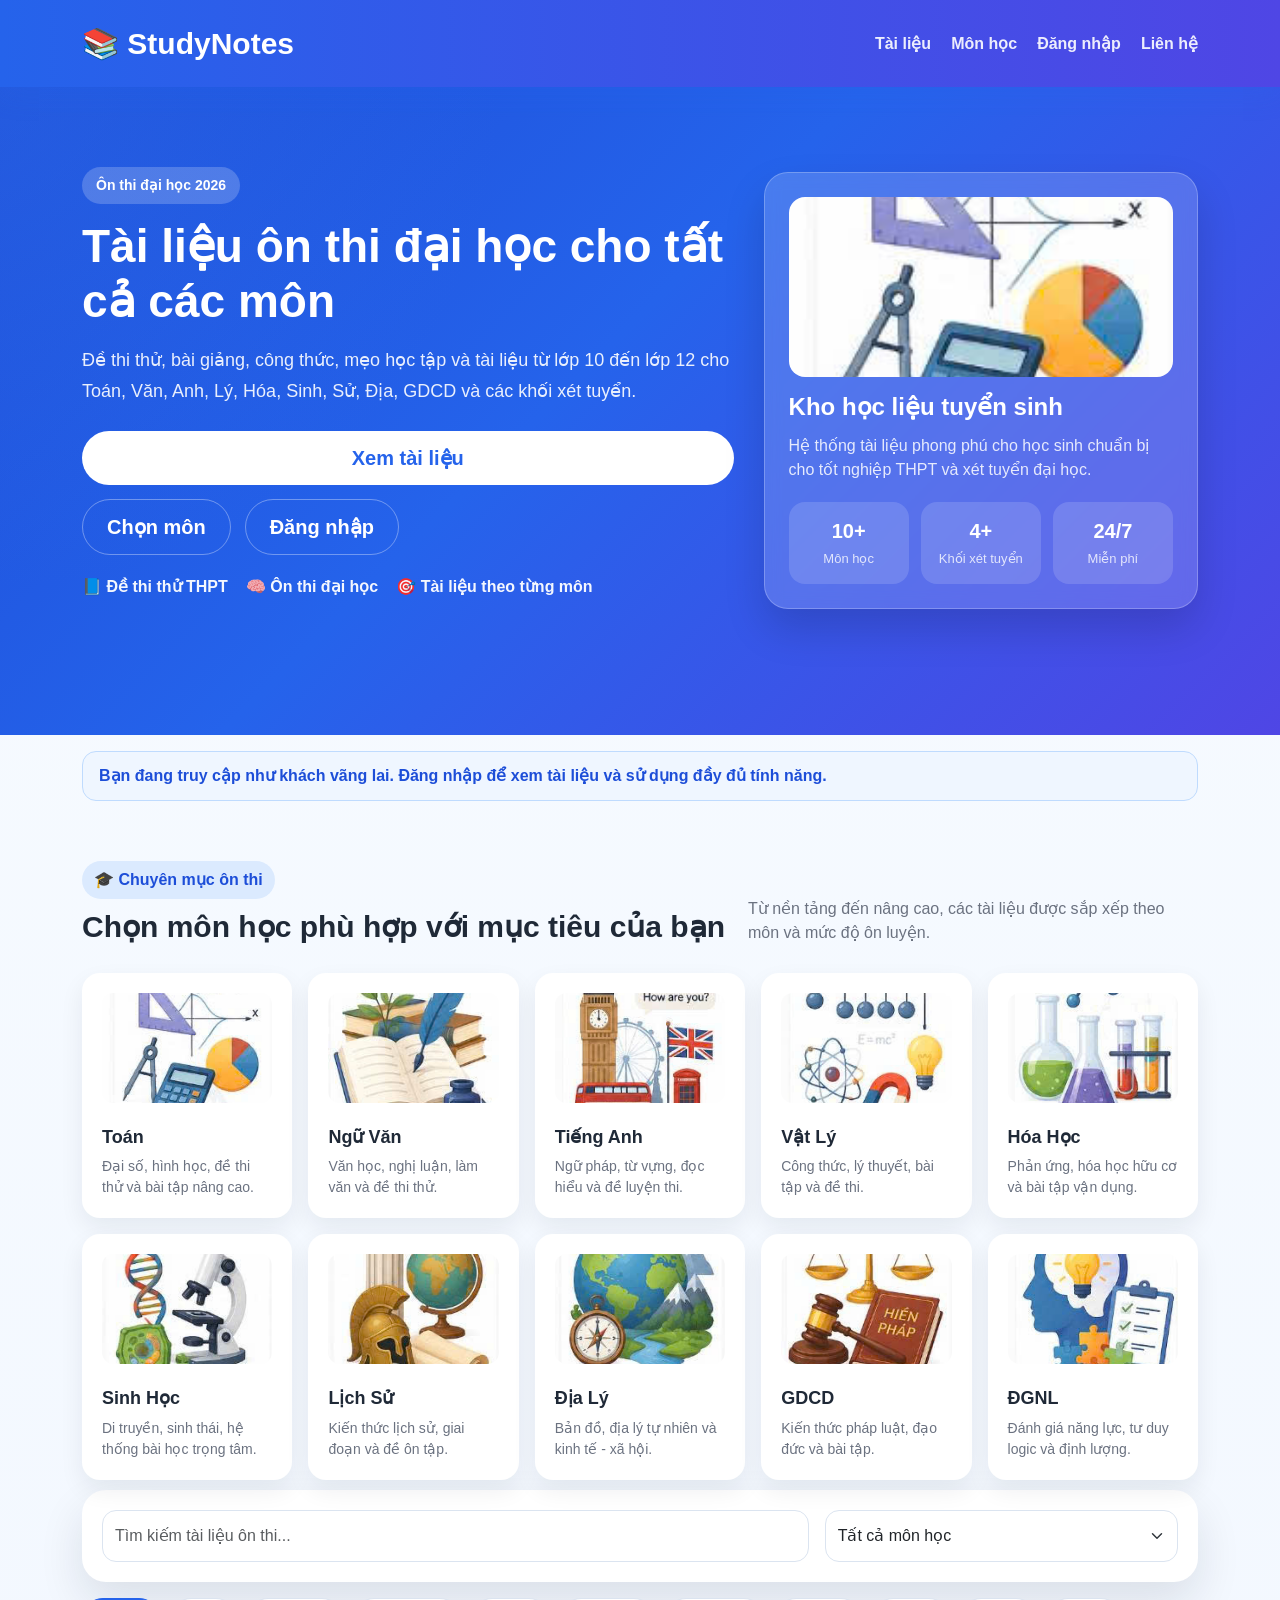
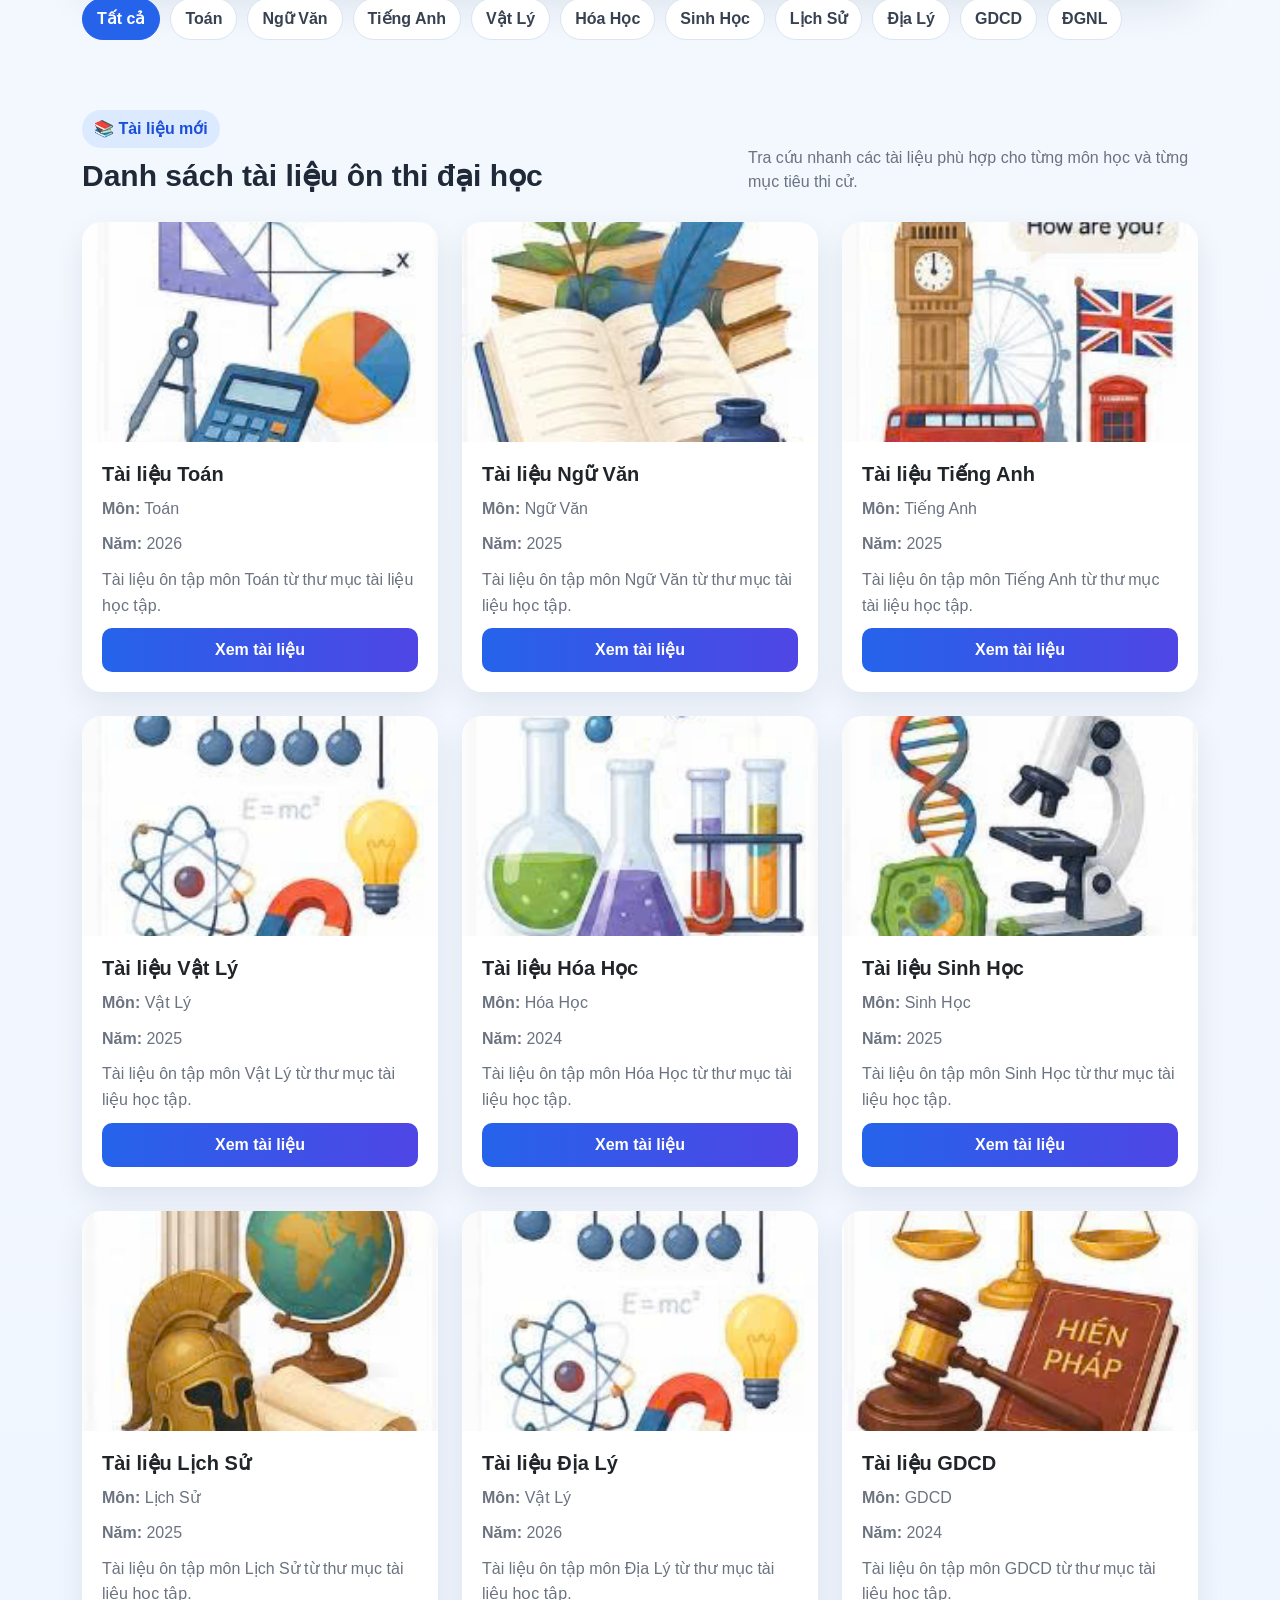
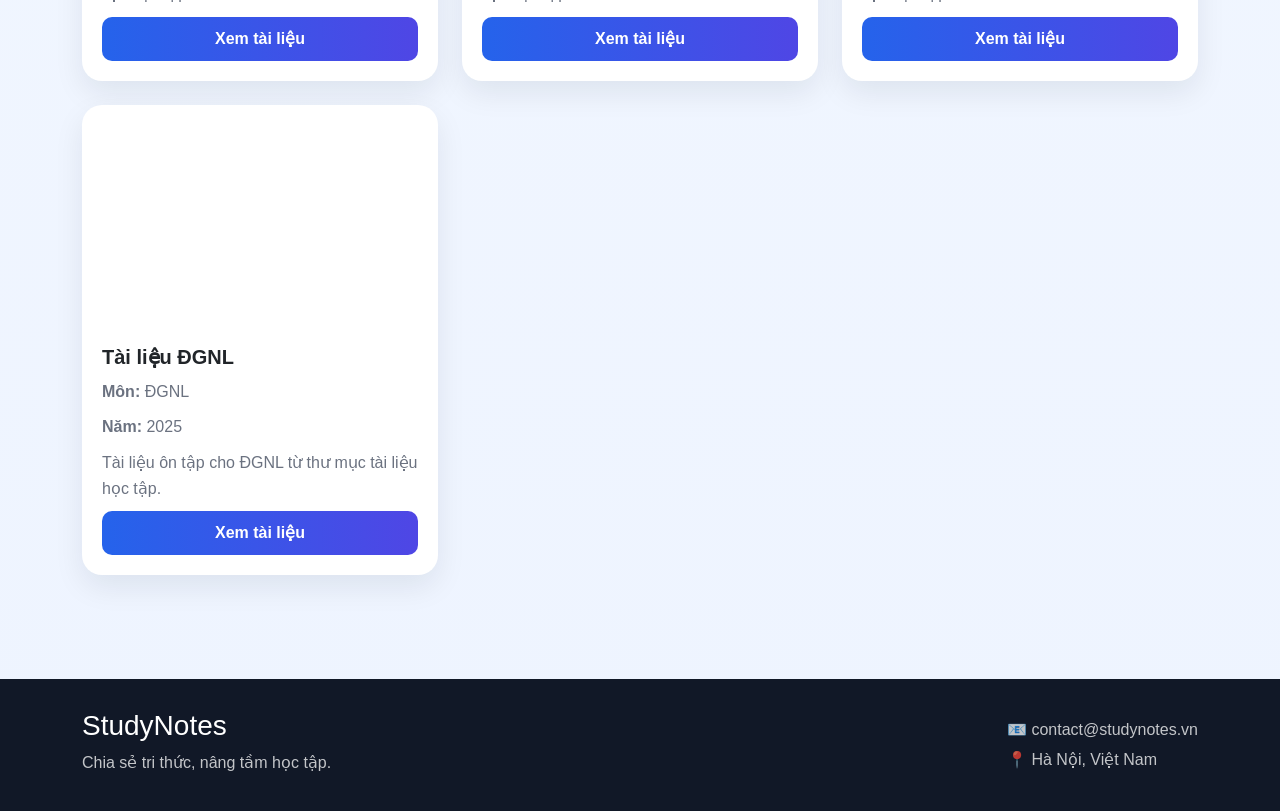
<file: index.html>
<!DOCTYPE html>
<html lang="vi">
<head>
    <meta charset="UTF-8">
    <meta name="viewport" content="width=device-width, initial-scale=1.0">
    <title>StudyNotes - Chia sẻ tài liệu học tập</title>

    <link href="https://cdn.jsdelivr.net/npm/bootstrap@5.3.3/dist/css/bootstrap.min.css" rel="stylesheet">
    <link rel="stylesheet" href="css/style.css">
</head>
<body>

<nav class="navbar navbar-expand-lg">
    <div class="container">
        <a class="navbar-brand" href="#">📚 StudyNotes</a>
        <div class="nav-links">
            <a href="#documents">Tài liệu</a>
            <a href="#subjects">Môn học</a>
            <a href="login.html" id="nav-login">Đăng nhập</a>
            <a href="#footer">Liên hệ</a>
        </div>
    </div>
</nav>

<header class="hero-section">
    <div class="container hero-grid">
        <div class="hero-content">
            <span class="hero-badge">Ôn thi đại học 2026</span>
            <h1>Tài liệu ôn thi đại học cho tất cả các môn</h1>
            <p>Đề thi thử, bài giảng, công thức, mẹo học tập và tài liệu từ lớp 10 đến lớp 12 cho Toán, Văn, Anh, Lý, Hóa, Sinh, Sử, Địa, GDCD và các khối xét tuyển.</p>
            <div class="hero-actions">
                <a href="#documents" class="btn btn-primary btn-lg">Xem tài liệu</a>
                <a href="#subjects" class="btn btn-outline-light btn-lg">Chọn môn</a>
                <a href="login.html" class="btn btn-outline-light btn-lg" id="hero-login">Đăng nhập</a>
            </div>
            <ul class="hero-highlights">
                <li>📘 Đề thi thử THPT</li>
                <li>🧠 Ôn thi đại học</li>
                <li>🎯 Tài liệu theo từng môn</li>
            </ul>
        </div>

        <div class="hero-card">
            <div class="hero-card-inner">
                <img src="img/toan.jpg" alt="Tài liệu ôn thi" class="hero-illustration">
                <h3>Kho học liệu tuyển sinh</h3>
                <p>Hệ thống tài liệu phong phú cho học sinh chuẩn bị cho tốt nghiệp THPT và xét tuyển đại học.</p>
                <div class="hero-stats">
                    <div>
                        <strong>10+</strong>
                        <span>Môn học</span>
                    </div>
                    <div>
                        <strong>4+</strong>
                        <span>Khối xét tuyển</span>
                    </div>
                    <div>
                        <strong>24/7</strong>
                        <span>Miễn phí</span>
                    </div>
                </div>
            </div>
        </div>
    </div>
</header>

<div class="container mt-3">
    <div id="auth-status" class="auth-status">Bạn đang truy cập như khách vãng lai. Đăng nhập để xem tài liệu và sử dụng đầy đủ tính năng.</div>
</div>

<main>
    <section class="subjects-section">
        <div class="container">
            <div class="section-heading">
                <div>
                    <span class="section-label">🎓 Chuyên mục ôn thi</span>
                    <h2>Chọn môn học phù hợp với mục tiêu của bạn</h2>
                </div>
                <p>Từ nền tảng đến nâng cao, các tài liệu được sắp xếp theo môn và mức độ ôn luyện.</p>
            </div>
            <div class="subject-grid">
                <a class="subject-card" href="#documents"><img src="img/toan.jpg" alt="Toán"><h3>Toán</h3><p>Đại số, hình học, đề thi thử và bài tập nâng cao.</p></a>
                <a class="subject-card" href="#documents"><img src="img/van.jpg" alt="Ngữ Văn"><h3>Ngữ Văn</h3><p>Văn học, nghị luận, làm văn và đề thi thử.</p></a>
                <a class="subject-card" href="#documents"><img src="img/tienganh.jpg" alt="Tiếng Anh"><h3>Tiếng Anh</h3><p>Ngữ pháp, từ vựng, đọc hiểu và đề luyện thi.</p></a>
                <a class="subject-card" href="#documents"><img src="img/vatly.jpg" alt="Vật Lý"><h3>Vật Lý</h3><p>Công thức, lý thuyết, bài tập và đề thi.</p></a>
                <a class="subject-card" href="#documents"><img src="img/hoahoc.jpg" alt="Hóa Học"><h3>Hóa Học</h3><p>Phản ứng, hóa học hữu cơ và bài tập vận dụng.</p></a>
                <a class="subject-card" href="#documents"><img src="img/sinhhoc.jpg" alt="Sinh Học"><h3>Sinh Học</h3><p>Di truyền, sinh thái, hệ thống bài học trọng tâm.</p></a>
                <a class="subject-card" href="#documents"><img src="img/lichsu.jpg" alt="Lịch Sử"><h3>Lịch Sử</h3><p>Kiến thức lịch sử, giai đoạn và đề ôn tập.</p></a>
                <a class="subject-card" href="#documents"><img src="img/dialy.jpg" alt="Địa Lý"><h3>Địa Lý</h3><p>Bản đồ, địa lý tự nhiên và kinh tế - xã hội.</p></a>
                <a class="subject-card" href="#documents"><img src="img/gdcd.jpg" alt="GDCD"><h3>GDCD</h3><p>Kiến thức pháp luật, đạo đức và bài tập.</p></a>
                <a class="subject-card" href="#documents"><img src="img/dgnl.jpg" alt="ĐGNL"><h3>ĐGNL</h3><p>Đánh giá năng lực, tư duy logic và định lượng.</p></a>
            </div>
        </div>
    </section>

    <section class="search-section" id="subjects">
        <div class="container">
            <div class="search-box">
                <div class="search-input-group">
                    <input type="text" id="search" class="form-control" placeholder="Tìm kiếm tài liệu ôn thi...">
                </div>
                <div class="filter-group">
                    <select id="filter" class="form-select">
                        <option value="">Tất cả môn học</option>
                    </select>
                </div>
            </div>
            <div class="subject-pills">
                <button class="chip active" data-keyword="">Tất cả</button>
                <button class="chip" data-keyword="toán">Toán</button>
                <button class="chip" data-keyword="văn">Ngữ Văn</button>
                <button class="chip" data-keyword="anh">Tiếng Anh</button>
                <button class="chip" data-keyword="lý">Vật Lý</button>
                <button class="chip" data-keyword="hóa">Hóa Học</button>
                <button class="chip" data-keyword="sinh">Sinh Học</button>
                <button class="chip" data-keyword="sử">Lịch Sử</button>
                <button class="chip" data-keyword="địa">Địa Lý</button>
                <button class="chip" data-keyword="gdcd">GDCD</button>
                <button class="chip" data-keyword="đánh giá năng lực">ĐGNL</button>
            </div>
        </div>
    </section>

    <section class="documents-section" id="documents">
        <div class="container">
            <div class="section-heading">
                <div>
                    <span class="section-label">📚 Tài liệu mới</span>
                    <h2>Danh sách tài liệu ôn thi đại học</h2>
                </div>
                <p>Tra cứu nhanh các tài liệu phù hợp cho từng môn học và từng mục tiêu thi cử.</p>
            </div>
            <div class="row" id="menu"></div>
        </div>
    </section>
</main>

<footer id="footer">
    <div class="container footer-content">
        <div>
            <h3>StudyNotes</h3>
            <p>Chia sẻ tri thức, nâng tầm học tập.</p>
        </div>
        <div>
            <p>📧 contact@studynotes.vn</p>
            <p>📍 Hà Nội, Việt Nam</p>
        </div>
    </div>
</footer>

<script src="scripts/main.js"></script>
<script>
    const AUTH_KEY = 'studynotes_user';
    const authStatus = document.getElementById('auth-status');
    const navLogin = document.getElementById('nav-login');
    const heroLogin = document.getElementById('hero-login');

    const user = JSON.parse(localStorage.getItem(AUTH_KEY) || 'null');

    if (user && user.role === 'admin') {
        authStatus.innerHTML = '<strong>Admin:</strong> bạn có thể quản lý tài liệu.';
        if (navLogin) {
            navLogin.textContent = 'Quản trị';
            navLogin.href = 'admin/index.html';
        }
        if (heroLogin) {
            heroLogin.textContent = 'Quản trị';
            heroLogin.href = 'admin/index.html';
        }
    } else if (user && user.role === 'customer') {
        authStatus.innerHTML = '<strong>Khách hàng:</strong> bạn chỉ được xem và chọn tài liệu, không được quản lý.';
        if (navLogin) {
            navLogin.textContent = 'Đăng xuất';
            navLogin.href = '#';
            navLogin.addEventListener('click', function (event) {
                event.preventDefault();
                localStorage.removeItem(AUTH_KEY);
                window.location.href = 'login.html';
            });
        }
        if (heroLogin) {
            heroLogin.textContent = 'Đăng xuất';
            heroLogin.href = '#';
            heroLogin.addEventListener('click', function (event) {
                event.preventDefault();
                localStorage.removeItem(AUTH_KEY);
                window.location.href = 'login.html';
            });
        }
    }
</script>
</body>
</html>
</file>
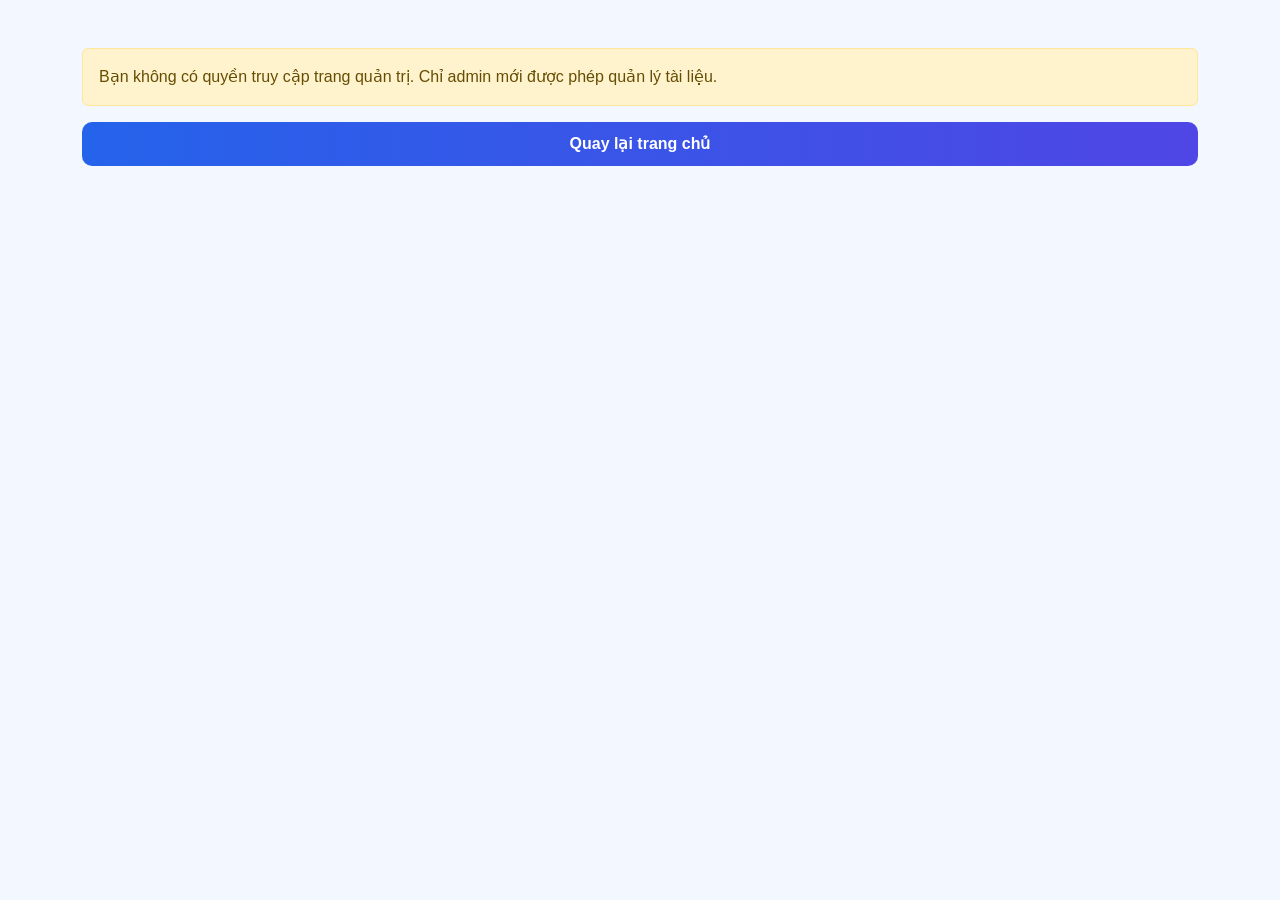
<file: admin/index.html>
<!DOCTYPE html>
<html lang="vi">
<head>
    <meta charset="UTF-8">
    <meta name="viewport" content="width=device-width, initial-scale=1.0">
    <title>Admin - StudyNotes</title>
    <link href="https://cdn.jsdelivr.net/npm/bootstrap@5.3.3/dist/css/bootstrap.min.css" rel="stylesheet">
    <link rel="stylesheet" href="../css/style.css">
    <style>
        body {
            background: #f3f7ff;
        }
        .admin-wrapper {
            max-width: 1100px;
            margin: 40px auto;
            padding: 24px;
            background: white;
            border-radius: 24px;
            box-shadow: 0 16px 40px rgba(15, 23, 42, 0.08);
        }
        .admin-header {
            display: flex;
            justify-content: space-between;
            align-items: center;
            margin-bottom: 24px;
        }
        .table thead {
            background: #eff6ff;
        }
        .table td, .table th {
            vertical-align: middle;
        }
    </style>
</head>
<body>
    <div class="container py-4">
        <div class="admin-wrapper">
            <div class="admin-header">
                <div>
                    <h2 class="mb-1">Bảng điều khiển Admin</h2>
                    <p class="text-muted mb-0">Quản lý tài liệu ôn thi và cập nhật trang chính.</p>
                </div>
                <div>
                    <a href="../index.html" class="btn btn-outline-primary me-2">Về trang chủ</a>
                    <button id="logout-btn" class="btn btn-primary">Đăng xuất</button>
                </div>
            </div>

            <form id="doc-form" class="row g-3 mb-4">
                <div class="col-md-4">
                    <input type="text" id="title" class="form-control" placeholder="Tên tài liệu" required>
                </div>
                <div class="col-md-3">
                    <input type="text" id="subject" class="form-control" placeholder="Môn học" required>
                </div>
                <div class="col-md-3">
                    <input type="text" id="fileUrl" class="form-control" placeholder="Đường dẫn file" required>
                </div>
                <div class="col-md-2">
                    <button type="submit" class="btn btn-primary w-100">Thêm mới</button>
                </div>
            </form>

            <table class="table table-hover">
                <thead>
                    <tr>
                        <th>Tài liệu</th>
                        <th>Môn</th>
                        <th>File</th>
                        <th>Hành động</th>
                    </tr>
                </thead>
                <tbody id="admin-list"></tbody>
            </table>
        </div>
    </div>

    <script>
        const STORAGE_KEY = 'studynotes_docs';
        const AUTH_KEY = 'studynotes_user';

        const user = JSON.parse(localStorage.getItem(AUTH_KEY) || 'null');
        if (!user || user.role !== 'admin') {
            document.body.innerHTML = `
                <div class="container py-5">
                    <div class="alert alert-warning" role="alert">
                        Bạn không có quyền truy cập trang quản trị. Chỉ admin mới được phép quản lý tài liệu.
                    </div>
                    <a href="../index.html" class="btn btn-primary">Quay lại trang chủ</a>
                </div>
            `;
        }

        function loadDocs() {
            try {
                const raw = localStorage.getItem(STORAGE_KEY);
                return raw ? JSON.parse(raw) : [];
            } catch {
                return [];
            }
        }

        function saveDocs(data) {
            localStorage.setItem(STORAGE_KEY, JSON.stringify(data));
        }

        function renderAdminList() {
            const docs = loadDocs();
            const list = document.getElementById('admin-list');
            if (!docs.length) {
                list.innerHTML = '<tr><td colspan="4" class="text-center text-muted">Chưa có tài liệu nào</td></tr>';
                return;
            }

            list.innerHTML = docs.map((doc, index) => `
                <tr>
                    <td>${doc.title}</td>
                    <td>${doc.subjectName || doc.subject || 'Khác'}</td>
                    <td><a href="${doc.fileUrl}" target="_blank">${doc.fileUrl}</a></td>
                    <td>
                        <button class="btn btn-sm btn-outline-danger" onclick="deleteDoc(${index})">Xóa</button>
                    </td>
                </tr>
            `).join('');
        }

        function deleteDoc(index) {
            const docs = loadDocs();
            docs.splice(index, 1);
            saveDocs(docs);
            renderAdminList();
        }

        document.getElementById('logout-btn').addEventListener('click', function () {
            localStorage.removeItem(AUTH_KEY);
            window.location.href = '../login.html';
        });

        document.getElementById('doc-form').addEventListener('submit', function (e) {
            e.preventDefault();
            const docs = loadDocs();
            const newDoc = {
                id: 'doc-' + Date.now(),
                title: document.getElementById('title').value.trim(),
                description: 'Tài liệu được thêm từ admin.',
                year: new Date().getFullYear().toString(),
                fileUrl: document.getElementById('fileUrl').value.trim(),
                subjectId: document.getElementById('subject').value.trim().toLowerCase(),
                subjectName: document.getElementById('subject').value.trim(),
                thumbnail: '../img/toan.jpg'
            };
            docs.unshift(newDoc);
            saveDocs(docs);
            this.reset();
            renderAdminList();
        });

        renderAdminList();
    </script>
</body>
</html>
</file>
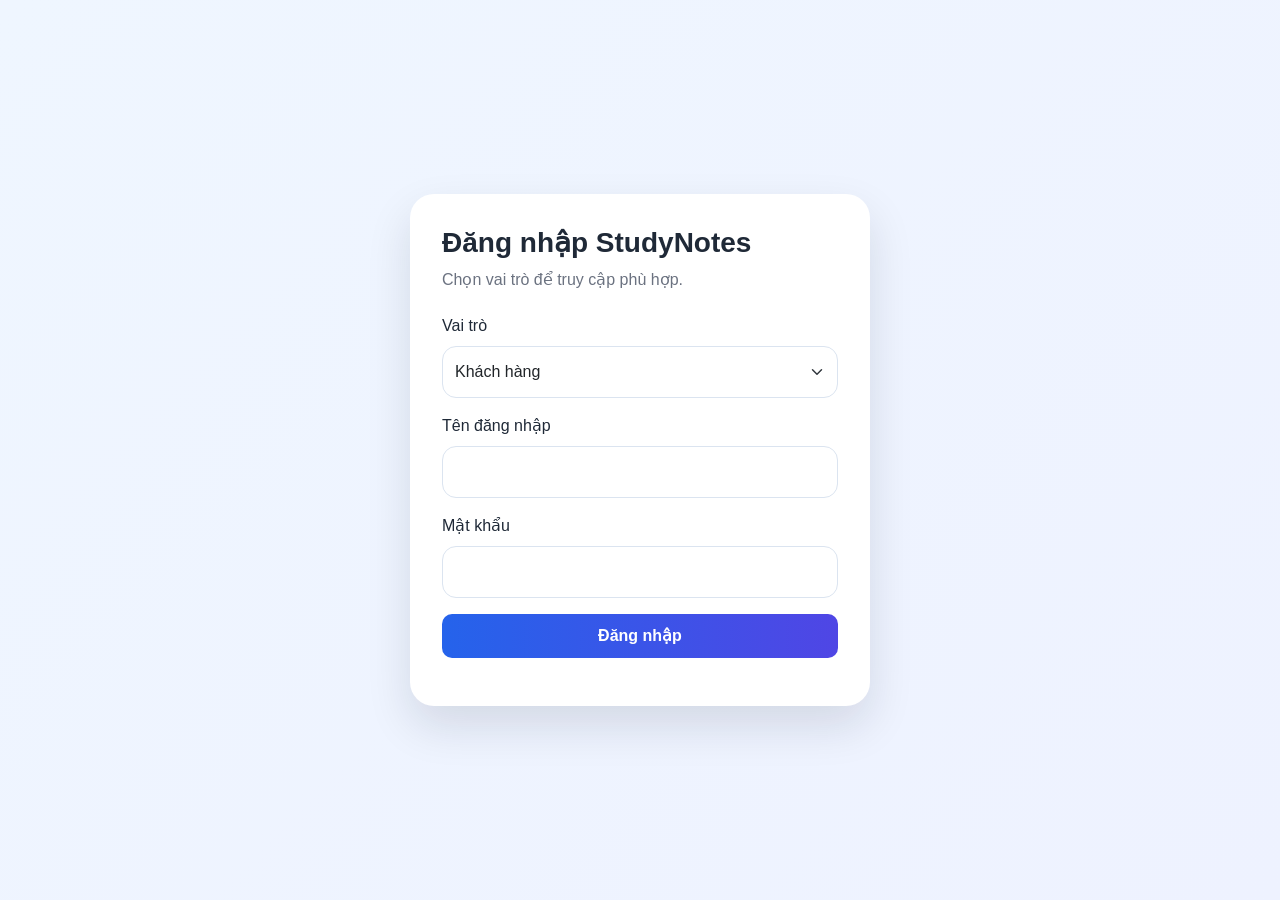
<file: login.html>
<!DOCTYPE html>
<html lang="vi">
<head>
    <meta charset="UTF-8">
    <meta name="viewport" content="width=device-width, initial-scale=1.0">
    <title>Đăng nhập - StudyNotes</title>
    <link href="https://cdn.jsdelivr.net/npm/bootstrap@5.3.3/dist/css/bootstrap.min.css" rel="stylesheet">
    <link rel="stylesheet" href="css/style.css">
    <style>
        body {
            min-height: 100vh;
            background: linear-gradient(135deg, #eff6ff, #eef2ff);
        }
        .auth-shell {
            min-height: 100vh;
            display: flex;
            align-items: center;
            justify-content: center;
            padding: 24px;
        }
        .auth-card {
            width: 100%;
            max-width: 460px;
            background: white;
            border-radius: 24px;
            padding: 32px;
            box-shadow: 0 20px 45px rgba(15, 23, 42, 0.12);
        }
        .auth-card h2 {
            font-size: 28px;
            font-weight: 700;
            margin-bottom: 8px;
        }
        .auth-card p {
            color: #6b7280;
            margin-bottom: 22px;
        }
        .auth-error {
            color: #dc2626;
            background: #fee2e2;
            border: 1px solid #fecaca;
            padding: 10px 12px;
            border-radius: 10px;
            margin-bottom: 14px;
            display: none;
        }
    </style>
</head>
<body>
    <div class="auth-shell">
        <div class="auth-card">
            <h2>Đăng nhập StudyNotes</h2>
            <p>Chọn vai trò để truy cập phù hợp.</p>
            <div id="auth-error" class="auth-error"></div>
            <form id="login-form">
                <div class="mb-3">
                    <label for="role" class="form-label">Vai trò</label>
                    <select id="role" class="form-select">
                        <option value="customer">Khách hàng</option>
                        <option value="admin">Admin</option>
                    </select>
                </div>
                <div class="mb-3">
                    <label for="username" class="form-label">Tên đăng nhập</label>
                    <input type="text" id="username" class="form-control" required>
                </div>
                <div class="mb-3">
                    <label for="password" class="form-label">Mật khẩu</label>
                    <input type="password" id="password" class="form-control" required>
                </div>
                <button type="submit" class="btn btn-primary w-100">Đăng nhập</button>
            </form>
            <div class="mt-3 text-center small text-muted">
                
            </div>
        </div>
    </div>

    <script>
        const AUTH_KEY = 'studynotes_user';
        const demoAccounts = {
            admin: { username: 'admin', password: '123456' },
            customer: { username: 'customer', password: '123456' }
        };

        const currentUser = JSON.parse(localStorage.getItem(AUTH_KEY) || 'null');
        if (currentUser && currentUser.role === 'admin') {
            window.location.href = 'admin/index.html';
        } else if (currentUser && currentUser.role === 'customer') {
            window.location.href = 'index.html';
        }

        document.getElementById('login-form').addEventListener('submit', function (event) {
            event.preventDefault();
            const role = document.getElementById('role').value;
            const username = document.getElementById('username').value.trim();
            const password = document.getElementById('password').value.trim();
            const errorBox = document.getElementById('auth-error');

            const account = demoAccounts[role];
            const isValid = account && username === account.username && password === account.password;

            if (!isValid) {
                errorBox.textContent = 'Tên đăng nhập hoặc mật khẩu không đúng.';
                errorBox.style.display = 'block';
                return;
            }

            localStorage.setItem(AUTH_KEY, JSON.stringify({ username, role }));
            window.location.href = role === 'admin' ? 'admin/index.html' : 'index.html';
        });
    </script>
</body>
</html>
</file>
<file: css/style.css>
* {
    margin: 0;
    padding: 0;
    box-sizing: border-box;
    font-family: Arial, Helvetica, sans-serif;
}

body {
    background: linear-gradient(180deg, #f7fbff 0%, #eef4ff 100%);
    color: #1f2937;
}

.navbar {
    background: linear-gradient(90deg, #2563eb, #4f46e5);
    padding: 16px 0;
    box-shadow: 0 8px 25px rgba(37, 99, 235, 0.18);
}

.navbar-brand {
    color: white !important;
    font-size: 30px;
    font-weight: 700;
}

.nav-links {
    display: flex;
    gap: 20px;
}

.nav-links a {
    color: rgba(255,255,255,0.9);
    text-decoration: none;
    font-weight: 600;
}

.hero-section {
    padding: 80px 0 120px;
    background: radial-gradient(circle at top left, rgba(59,130,246,0.25), transparent 35%), linear-gradient(135deg, #1d4ed8, #2563eb 45%, #4f46e5);
    color: white;
}

.hero-grid {
    display: grid;
    grid-template-columns: 1.2fr 0.8fr;
    gap: 30px;
    align-items: center;
}

.hero-badge {
    display: inline-block;
    padding: 8px 14px;
    border-radius: 999px;
    background: rgba(255,255,255,0.2);
    font-size: 14px;
    font-weight: 700;
    margin-bottom: 15px;
}

.hero-content h1 {
    font-size: 46px;
    font-weight: 800;
    line-height: 1.2;
    margin-bottom: 16px;
}

.hero-content p {
    font-size: 18px;
    line-height: 1.7;
    color: rgba(255,255,255,0.9);
    max-width: 650px;
}

.hero-actions {
    display: flex;
    gap: 14px;
    margin: 24px 0 20px;
    flex-wrap: wrap;
}

.hero-actions .btn {
    border-radius: 999px;
    padding: 12px 24px;
    font-weight: 700;
}

.hero-actions .btn-primary {
    background: white;
    color: #2563eb;
    border: none;
}

.hero-actions .btn-outline-light {
    border: 1px solid rgba(255,255,255,0.35);
    color: white;
}

.hero-highlights {
    list-style: none;
    padding: 0;
    display: flex;
    gap: 18px;
    flex-wrap: wrap;
    color: rgba(255,255,255,0.95);
    font-weight: 600;
}

.hero-card {
    background: rgba(255,255,255,0.16);
    border: 1px solid rgba(255,255,255,0.24);
    backdrop-filter: blur(8px);
    border-radius: 24px;
    padding: 24px;
    box-shadow: 0 20px 40px rgba(0,0,0,0.15);
}

.hero-card-inner .hero-illustration {
    width: 100%;
    height: 180px;
    object-fit: cover;
    border-radius: 16px;
    margin-bottom: 16px;
}

.hero-card-inner h3 {
    font-size: 24px;
    font-weight: 700;
}

.hero-card-inner p {
    color: rgba(255,255,255,0.85);
    margin: 12px 0 20px;
}

.hero-stats {
    display: grid;
    grid-template-columns: repeat(3, 1fr);
    gap: 12px;
}

.hero-stats div {
    background: rgba(255,255,255,0.14);
    border-radius: 16px;
    padding: 14px;
    text-align: center;
}

.hero-stats strong {
    display: block;
    font-size: 20px;
}

.hero-stats span {
    font-size: 13px;
    color: rgba(255,255,255,0.8);
}

.subjects-section {
    padding: 40px 0 20px;
}

.subject-grid {
    display: grid;
    grid-template-columns: repeat(5, 1fr);
    gap: 16px;
}

.subject-card {
    background: white;
    border-radius: 18px;
    padding: 20px;
    text-decoration: none;
    color: #1f2937;
    box-shadow: 0 10px 25px rgba(15, 23, 42, 0.07);
    transition: transform 0.2s ease, box-shadow 0.2s ease;
}

.subject-card:hover {
    transform: translateY(-4px);
    box-shadow: 0 16px 35px rgba(15, 23, 42, 0.12);
    text-decoration: none;
    color: #1f2937;
}

.subject-card img {
    width: 100%;
    height: 110px;
    object-fit: cover;
    border-radius: 12px;
    margin-bottom: 12px;
}

.subject-card h3 {
    margin: 12px 0 8px;
    font-size: 18px;
    font-weight: 700;
}

.subject-card p {
    margin: 0;
    color: #6b7280;
    font-size: 14px;
    line-height: 1.5;
}

.search-section {
    margin-top: -10px;
    padding-bottom: 30px;
}

.search-box {
    background: white;
    border-radius: 24px;
    padding: 20px;
    box-shadow: 0 20px 45px rgba(15, 23, 42, 0.11);
    display: grid;
    grid-template-columns: 1.5fr 0.75fr;
    gap: 16px;
}

.subject-pills {
    display: flex;
    flex-wrap: wrap;
    gap: 10px;
    margin-top: 16px;
}

.chip {
    border: 1px solid #dbe4f0;
    background: white;
    color: #374151;
    border-radius: 999px;
    padding: 8px 14px;
    font-weight: 600;
    transition: all 0.2s ease;
}

.chip.active,
.chip:hover {
    background: #2563eb;
    color: white;
    border-color: #2563eb;
}

.form-control,
.form-select {
    height: 52px;
    border-radius: 14px;
    border: 1px solid #dbe4f0;
    box-shadow: none;
}

.form-control:focus,
.form-select:focus {
    border-color: #2563eb;
    box-shadow: 0 0 0 3px rgba(37,99,235,0.2);
}

.documents-section {
    padding: 40px 0 80px;
}

.section-heading {
    display: flex;
    justify-content: space-between;
    align-items: end;
    gap: 20px;
    margin-bottom: 28px;
}

.section-label {
    display: inline-block;
    padding: 7px 12px;
    background: #dbeafe;
    color: #1d4ed8;
    border-radius: 999px;
    font-weight: 700;
    margin-bottom: 10px;
}

.section-heading h2 {
    font-size: 30px;
    font-weight: 700;
    margin: 0;
}

.section-heading p {
    color: #6b7280;
    max-width: 450px;
    margin: 0;
}

.card {
    border: none;
    border-radius: 20px;
    overflow: hidden;
    box-shadow: 0 12px 30px rgba(15, 23, 42, 0.08);
    transition: transform 0.25s ease, box-shadow 0.25s ease;
    background: white;
    height: 100%;
}

.card:hover {
    transform: translateY(-6px);
    box-shadow: 0 18px 40px rgba(15, 23, 42, 0.12);
}

.card-img-top {
    width: 100%;
    height: 220px;
    object-fit: cover;
}

.card-body {
    padding: 20px;
}

.card-body h5 {
    font-size: 20px;
    font-weight: 700;
    margin-bottom: 10px;
}

.card-body p {
    color: #6b7280;
    line-height: 1.6;
    margin-bottom: 10px;
}

.btn-primary {
    width: 100%;
    border: none;
    border-radius: 10px;
    background: linear-gradient(90deg, #2563eb, #4f46e5);
    padding: 10px;
    font-weight: 700;
    transition: transform 0.2s ease;
}

.btn-primary:hover {
    transform: scale(1.02);
    background: linear-gradient(90deg, #1d4ed8, #4338ca);
}

#menu {
    min-height: 280px;
}

.empty-state {
    text-align: center;
    padding: 50px 20px;
    background: white;
    border-radius: 20px;
    box-shadow: 0 12px 30px rgba(15, 23, 42, 0.08);
}

.auth-status {
    background: #eff6ff;
    border: 1px solid #bfdbfe;
    color: #1d4ed8;
    padding: 12px 16px;
    border-radius: 14px;
    font-weight: 600;
    margin-bottom: 20px;
}

footer {
    background: #111827;
    color: white;
    padding: 30px 0;
}

.footer-content {
    display: flex;
    justify-content: space-between;
    align-items: center;
    gap: 20px;
}

.footer-content p {
    margin: 6px 0;
    color: rgba(255,255,255,0.75);
}

@media (max-width: 992px) {
    .hero-grid,
    .search-box {
        grid-template-columns: 1fr;
    }

    .subject-grid {
        grid-template-columns: repeat(3, 1fr);
    }

    .hero-section {
        padding-top: 60px;
    }
}

@media (max-width: 768px) {
    .nav-links {
        display: none;
    }

    .hero-content h1 {
        font-size: 32px;
    }

    .section-heading {
        flex-direction: column;
        align-items: start;
    }

    .hero-stats {
        grid-template-columns: 1fr;
    }

    .subject-grid {
        grid-template-columns: 1fr 1fr;
    }

    .card-img-top {
        height: 180px;
    }
}

@media (max-width: 576px) {
    .subject-grid {
        grid-template-columns: 1fr;
    }
}
</file>
